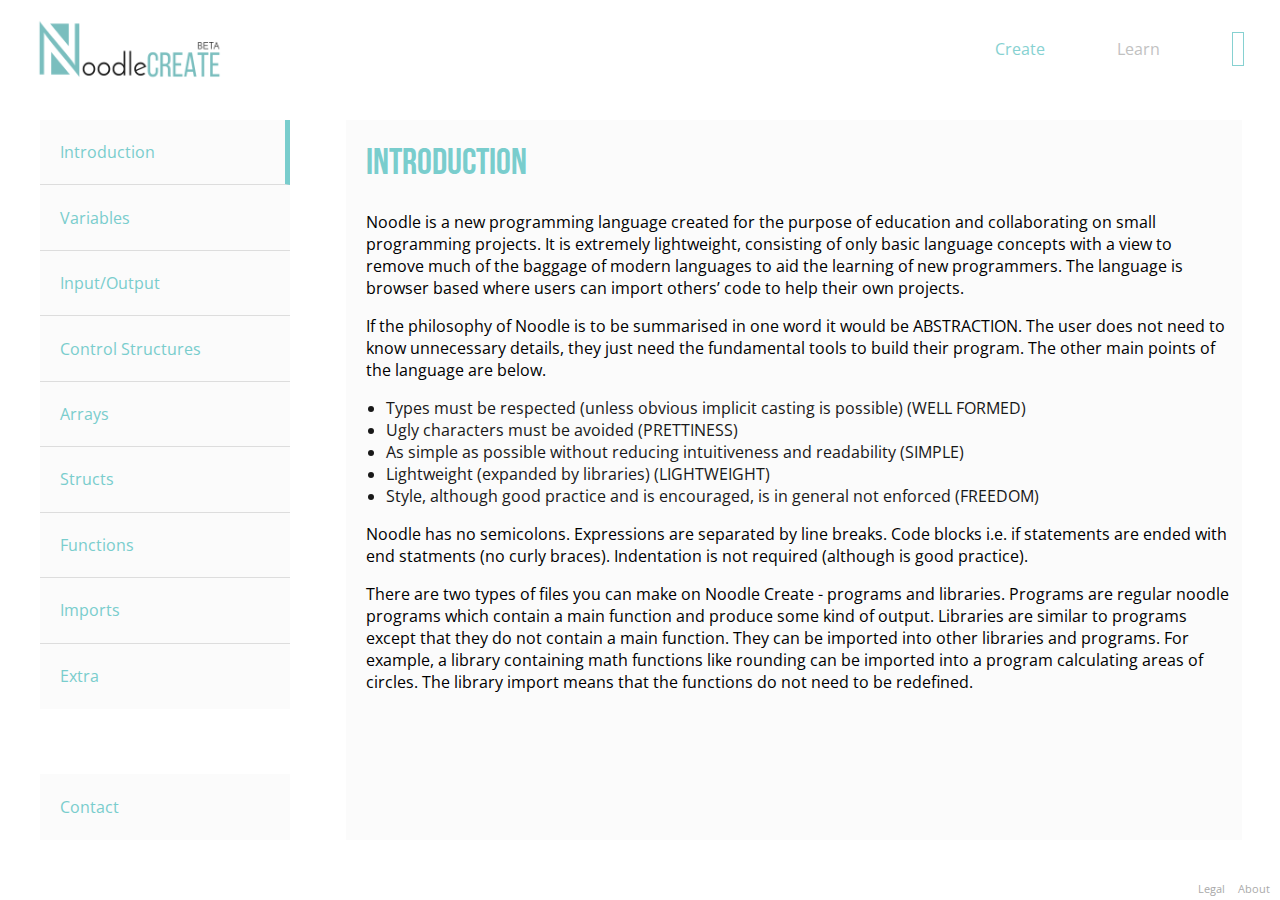
<file: learn.html>
<!DOCTYPE html>
<!--Created by Ross Hunter Copyright (c) 2017 -->
<html lang="en">

<head>
  <meta charset="UTF-8">
  <meta name=”description” content="Create amazing programs with Noodle, a new educational programming language built for collaboration. Get coding today with Noodle Create.">
  <title>Noodle Create - Collaborative Coding - Learn</title>
  <script type="text/javascript" src="/assets/js/jquery.js"></script>
  <script type="text/javascript" src="/assets/js/moment.js"></script>
  <script type="text/javascript" src="/assets/js/script.js"></script>
  <script type="text/javascript" src="/assets/js/loginRegister.js"></script>
  <link rel="stylesheet" type="text/css" href="/assets/css/style.css">
  <link rel="icon" type="image/png" href="/assets/images/favicon.png">
  <link href="https://fonts.googleapis.com/css?family=Open+Sans" rel="stylesheet">
  <link href="https://fonts.googleapis.com/css?family=Josefin+Sans" rel="stylesheet" />
  <script src="/assets/js/jquery.easydropdown.js" type="text/javascript"></script>
  <link rel="stylesheet" type="text/css" href="/assets/css/easydropdown.css" />
  <script>
    $(document).ready(function() {
      checkSession();
      var tab = document.getElementById("introductionTab");
      tab.focus();
      learnContent = document.getElementById("introductionContent");
      learnTab = document.getElementById("introductionTab");
    });
  </script>
</head>

<body>
  <div id="bodyDiv">
    <div id="navbar">
      <ul>
        <li id="logo">
          <a href="/create"> <img src="/assets/images/logoBeta.png" /> </a>
        </li>
        <li>
          <a id="loginRegTabLink"><span class="userTabNotSelected" onclick="loginRegisterClick()" id="loginRegTab">Login/Register</span></a>
        </li>
        <li class="currentTab"><a href="/learn">Learn</a></li>
        <li class="normalTab"><a href="/create">Create</a></li>
      </ul>
    </div>
    <div class="mainBody">

      <div id="loginRegisterModal" class="modal">
        <div id="loginRegisterModalContent" class="modal-content">
          <div id="loginRegisterTabsContainer">
            <div class="loginRegister-header" id="loginTab" onclick="showLogin()">
              <h2>Login</h2>
            </div>
            <div class="loginRegister-header" id="registerTab" onclick="showRegister()">
              <h2>Register</h2>
            </div>
          </div>

          <div class="modal-body">
            <br />
            <p>
              <form id="loginRegisterForm">
                <input class="loginField" type="text" onfocus="validateUsername()" oninput="validateUsername()" id="usernameField" placeholder="Username" maxlength="16" required pattern="[a-zA-Z0-9_-]{3,16}">
                <span id="usernameCorrection" class="form_hint"></span>
                <input class="loginField" type="email" onfocus="validateEmail()" id="emailField" oninput="validateEmail()" placeholder="Email" maxlength="255" required>
                <span id="emailCorrection" class="form_hint"></span>
                <input class="loginField" oninput="validatePassword()" onfocus="validatePassword()" id="passwordField" placeholder="Password" type="password" maxlength="24" required>
                <span id="passwordCorrection" class="form_hint"></span>
              </form>
            </p>
          </div>
          <div onclick="loginRegisterDone()" class="modal-footer">
            <h3 id="loginRegisterButtonText">Login</h3>
          </div>
        </div>
      </div>
      <div id="legalModal" class="modal">
        <div id="legalModalContent" class="modal-content">
          <div class="modal-body">
            <p id="legalModalText">
              Copyright &copy; Ross Hunter 2017.
            </p>
          </div>
          <div onclick="legalClose()" class="modal-footer">
            <h3 id="legalModalCloseText">Close</h3>
          </div>
        </div>
      </div>
      <div id="aboutModal" class="modal">
        <div id="aboutModalContent" class="modal-content">
          <div class="modal-body">
            <p id="aboutModalText">
              Noodle Create was created in July/August 2017 by Ross Hunter.
            </p>
          </div>
          <div onclick="aboutClose()" class="modal-footer">
            <h3 id="aboutModalCloseText">Close</h3>
          </div>
        </div>
      </div>
      <div id="leftSide">
        <div id="learnBarDiv">
          <div id="learnBarTable" class="table-div" style="width:100%">
            <div id="introductionTR" class="tr-div optionsBarOption">
              <div id="introductionTab" onClick="introductionClick()" class="td-div optionTD" tabindex="-1">
                <div class="optionsText">
                  Introduction
                </div>
              </div>
            </div>
            <div id="variablesTR" class="tr-div optionsBarOption">
              <div id="variablesTab" onClick="variablesClick()" class="td-div optionTD" tabindex="-1">
                <div class="optionsText">
                  Variables
                </div>
              </div>
            </div>
            <div class="tr-div optionsBarOption">
              <div id="inputOutputTab" onClick="inputOutputClick()" class="td-div optionTD" tabindex="-1">
                <div class="optionsText">
                  Input/Output
                </div>
              </div>
            </div>
            <div class="tr-div optionsBarOption">
              <div id="controlStructuresTab" onClick="controlStructuresClick()" class="td-div optionTD" tabindex="-1">
                <div class="optionsText">
                  Control Structures
                </div>
              </div>
            </div>
            <div class="tr-div optionsBarOption">
              <div id="arraysTab" onClick="arraysClick()" class="td-div optionTD" tabindex="-1">
                <div class="optionsText">
                  Arrays
                </div>
              </div>
            </div>
            <div class="tr-div optionsBarOption">
              <div id="structsTab" onClick="structsClick()" class="td-div optionTD" tabindex="-1">
                <div class="optionsText">
                  Structs
                </div>
              </div>
            </div>
            <div class="tr-div optionsBarOption">
              <div id="functionsTab" onClick="functionsClick()" class="td-div optionTD" tabindex="-1">
                <div class="optionsText">
                  Functions
                </div>
              </div>
            </div>
            <div class="tr-div optionsBarOption">
              <div id="importsTab" onClick="importsClick()" class="td-div optionTD" tabindex="-1">
                <div class="optionsText">
                  Imports
                </div>
              </div>
            </div>
            <div class="tr-div optionsBarOption">
              <div id="extraTab" onClick="extraClick()" class="td-div optionTD" tabindex="-1">
                <div class="optionsText">
                  Extra
                </div>
              </div>
            </div>
            <div class="tr-div optionsBarOption">
              <div id="blankTab" class="td-div optionTD" tabindex="-1">
                <div class="optionsText">

                </div>
              </div>
            </div>
            <div class="tr-div optionsBarOption">
              <div id="contactTab" onClick="contactClick()" class="td-div optionTD" tabindex="-1">
                <div class="optionsText">
                  Contact
                </div>
              </div>
            </div>
          </div>
        </div>
        <!--
        <div id="bowlAnimationDiv">
          <img src="/assets/images/emptyBowl.png" id="bowlAnimation" />
        </div>
    -->
      </div>
      <div id="learnContentDiv">
        <div id="learnContentTable" class="table-div" style="width:100%">
          <div id="learnMainTR" class="tr-div">
            <div id="learnMainTD" class="td-div">
              <div id="learnContent">
                <div id="introductionContent">
                  <div class="learnTitle">
                    Introduction
                  </div>
                  <div class="learnText">
                    <p>
                      Noodle is a new programming language created for the purpose of education and collaborating on small programming projects. It is extremely lightweight, consisting of only basic language concepts with a view to remove much of the baggage of modern languages
                      to aid the learning of new programmers. The language is browser based where users can import others’ code to help their own projects.

                    </p>
                    <p>
                      If the philosophy of Noodle is to be summarised in one word it would be ABSTRACTION. The user does not need to know unnecessary details, they just need the fundamental tools to build their program. The other main points of the language are below.
                      <ul class="bulletPoints">
                        <li>
                          Types must be respected (unless obvious implicit casting is possible) (WELL FORMED)
                        </li>
                        <li>
                          Ugly characters must be avoided (PRETTINESS)
                        </li>
                        <li>
                          As simple as possible without reducing intuitiveness and readability (SIMPLE)
                        </li>
                        <li>
                          Lightweight (expanded by libraries) (LIGHTWEIGHT)
                        </li>
                        <li>
                          Style, although good practice and is encouraged, is in general not enforced (FREEDOM)
                        </li>
                      </ul>
                    </p>
                    <p>
                      Noodle has no semicolons. Expressions are separated by line breaks. Code blocks i.e. if statements are ended with end statments (no curly braces). Indentation is not required (although is good practice).
                    </p>
                    <p>
                      There are two types of files you can make on Noodle Create - programs and libraries. Programs are regular noodle programs which contain a main function and produce some kind of output. Libraries are similar to programs except that they do not contain
                      a main function. They can be imported into other libraries and programs. For example, a library containing math functions like rounding can be imported into a program calculating areas of circles. The library import means that the
                      functions do not need to be redefined.
                    </p>
                  </div>
                </div>

                <div id="variablesContent">
                  <div class="learnTitle">
                    Variables
                  </div>
                  <div class="learnText">
                    <p>
                      Variables are the basic building blocks of computer programs. They are named containers for values. For example, if you wanted to store a number and do something interesting with it, you would store the number in a variable. A variable has a data type
                      associated with it. For example, storing a number would require a variable with a number data type. There are two main data types - primitive types and composite types. Primitive types are built into the language and can always be
                      used.
                    </p>
                    <p>
                      There are 5 primitive data types for Noodle:

                      <ul class="bulletPoints">
                        <li>
                          int - Integers (whole numbers)
                        </li>
                        <br />
                        <li>
                          float - Floating Point numbers (numbers with a decimal point)
                        </li>
                        <br />
                        <li>
                          char - Single characters
                        </li>
                        <br />
                        <li>
                          string - Sequences of characters
                        </li>
                        <br />
                        <li>
                          bool - True or False
                        </li>
                      </ul>
                    </p>
                    Example:
                    <pre>
                        <code>
  int i = 4
  i = i - 5
                        </code>
                      </pre>

                    <p>
                      Composite data types are made up of primitive data types. Examples are arrays and structs which are explored in later sections.
                    </p>
                    <p>
                      Variables can be defined either locally or globally. Local variables can only be used in the block in which they have been defined. Global varibales can be used everywhere in the program. It is best practice to avoid using global variables where possible.
                      There are some important reasons for this:

                      <ul class="bulletPoints">
                        <li>
                          Local variable names can be reused in different blocks since they are out of scope of each other. Once a global variable is defined, its name cannot be used for any other variable.
                        </li>
                        <li>
                          Once the block containing a local variable has been completed, the variable is destroyed - this frees up memory.
                        </li>
                      </ul>
                    </p>
                    A local variable can simply be defined in its block when it is required. A global variable needs to be declared in a <code>define</code> block. Example:
                    <pre>
                          <code>
  define
    int num = 8
  end

  func main()
    print num
  end
                          </code>
                        </pre>
                  </div>
                </div>

                <div id="inputOutputContent">
                  <div class="learnTitle">
                    Input/Output
                  </div>
                  <div class="learnText">
                    <p>
                      To make any useful program, you need to have some way of inputting data to be processed and some way of getting an output in a meaningful form.
                    </p>
                    <p>
                      The command to input data is <code>read</code>. <code>read</code> can be used like a variable. You can place it in declarations and assignments.
                    </p>
                    <pre>
                      <code>
  int i = read
                      </code>
                    </pre>
                    <p>
                      The command to output data is <code>print</code>. <code>print</code> is used as a stand-alone statement which can take two forms. You can print a single variable.
                    </p>
                    <pre>
                      <code>
  int i = 8
  print i
                      </code>
                    </pre>
                    <p>
                      The second form allows you to print a string
                    </p>
                    <pre>
                      <code>
  print "Hello World!"
                      </code>
                    </pre>
                    <p>
                      You can include expressions in the second form enclosed in {}
                    </p>
                    <pre>
                      <code>
  int i = 8
  print "The value of i is {i}. Double i is {i * 2}"
                      </code>
                    </pre>
                  </div>
                </div>
                <div id="controlStructuresContent">
                  <div class="learnTitle">
                    Control Structures
                  </div>
                  <div class="learnText">
                    <p>
                      To make your programs powerful, you need to have some way of controlling the flow of the program though loops and conditions.
                    </p>
                    <p>
                      If statments:
                      <pre>
                            <code>
  if (x == 8 && y > 5)
    print "Chow"
  else
    print "Ramen"
  end
                            </code>
                        </pre> While loops
                      <pre>
                            <code>
  while (x > 0)
    print x
  end
                            </code>
                        </pre> Do while loops
                      <pre>
                            <code>
  do while (x > 0)
    print x
  end
                            </code>
                        </pre> There are 4 types of for loops. Type 1 - used for simply looping x times. No stepper variable is needed.
                      <pre>
                            <code>
  for (5)
    print "Chow"
  end
                            </code>
                        </pre> Type 2 - used for looping x times and a stepper variable is needed to index an array for example. The stepper variable starts at 0 and the loop terminates when the stepper ¡ the limit. If you want to
                      change the
                      <pre>
                            <code>
  for (x, 5)
    print x
  end
                            </code>
                        </pre> For loops type 3
                      <pre>
                            <code>
  for (x, 2, 5)
    print x
  end
                            </code>
                        </pre> For loops type 4
                      <pre>
                            <code>
  for (x, 2, 5, 2)
    print "Chow"
  end
                            </code>
                        </pre>

                    </p>
                  </div>
                </div>
                <div id="arraysContent">
                  <div class="learnTitle">
                    Arrays
                  </div>
                  <div class="learnText">
                    <p>
                      You can create arrays of primitive types. You are able to choose a static array or a dynamic array. If you put a number x between the square brackets, a static array of length x will be created. If no number is between the square brackets, a dynamic array
                      will be created.
                      <pre>
                            <code>
  int[3] i = [4,5,6] //Static array, length 3
  int[] i            //Dynamic array
                            </code>
                        </pre>
                    </p>
                  </div>
                </div>
                <div id="structsContent">
                  <div class="learnTitle">
                    Structs
                  </div>
                  <div class="learnText">
                    <p>

                      You can create structures.
                      <pre>
                            <code>
  struct person
    string name
    int age
  end
                            </code>
                        </pre> Create an instance of a structure like so
                      <pre>
                            <code>
  person ross = ("Ross", 19)
                            </code>
                        </pre> Access properties of a structure like so
                      <pre>
                            <code>
  int rossAge = ross.age
                            </code>
                        </pre> You can also create arrays of structures
                      <pre>
                            <code>
  person p1 = ("Ross", 19)
  person p2 = ("Mary", 48)
  person p3 = ("John", 35)
  person[3] people = [p1,p2,p3]
                            </code>
                        </pre>
                    </p>
                  </div>
                </div>
                <div id="functionsContent">
                  <div class="learnTitle">
                    Functions
                  </div>
                  <div class="learnText">
                    <p>
                      Sometimes you need to reuse sections of your code. Instead of copying and pasting the same code, you can use functions. The main function is the function which is called first. From there you can call other self-defined functions. For example, if you
                      wanted to calculate the area of 3 different circles you could make a function to calculate the area of one circle with an arbitrary radius and call this function for the 3 circles - no code duplication!
                    </p>
                    <p>
                      A function can return a value (but it doesn't have to). The return value must have a return type which is specified in the function definition. A function must have a name and it may have parameters (or arguments). These arguments must themselves have
                      a type which is specificed in the definition. Here is an example of a function.
                    </p>
                    <pre>
                        <code>
  func(int) divideTwo(int x)
    return x/2
  end
                        </code>
                    </pre> This function is called <code>divideTwo</code>, it promises to return an <code>int</code> and it takes one <code>int</code> parameter called <code>x</code>. The function returns the passed value divided by
                    two, as specified in the <code>return</code> statement.
                    <p>
                      Here is an example of a function which doesn't return a value.
                    </p>
                    <pre>
                        <code>
  func printString(string s)
    print s
  end
                        </code>
                    </pre> Here is an example of a function with no parameters.
                    <pre>
                        <code>
  func printHelloWorld()
    print "Hello World!"
  end
                        </code>
                    </pre>
                  </div>
                </div>
                <div id="importsContent">
                  <div class="learnTitle">
                    Imports
                  </div>
                  <div class="learnText">
                    <p>
                      When making larger programs, you may need to use external functions created by other people. This means you don't have to make them yourself which can save you a lot of time. For example, if you are making a program to calculate the difference between
                      two dates, it would be useful to import a library which calculates the number of days/hours in a year/month etc.
                    </p>
                    <p>
                      To import a library use the <code>import</code> keyword to start the block. In the block, individual imports are made with the username of the creator of the library followed by a / and the library name. Here is an example program
                      which imports a library.
                    </p>
                    <pre>
                        <code>
  import
    noodle/math
  end

  func main()
    float num = 7.8
    int roundedNum = round(num)
  end
                        </code>
                    </pre> This program imports the library <code>math</code> made by the user <code>noodle</code>. The library contains a function <code>round</code> which is used in this program.
                    <p>
                      Structs defined in imported libraries are also useable.
                    </p>
                    <p>
                      Make sure there are no name clashes with functions/structs defined in the program and imported library. Also, two functions with the same name in two different imported libraries will cause a clash as well.
                    </p>
                  </div>
                </div>
                <div id="extraContent">
                  <div class="learnTitle">
                    Extra
                  </div>
                  <div class="learnText">
                    <div class="learnSubTitle">
                      Generics
                    </div>
                    <p>
                      Sometimes you do not know the exact type of a variable. A generic type <code>T</code> can be used for this.
                    </p>
                    <pre>
                        <code>
  func printGeneric(T x)
    print x
  end
                        </code>
                    </pre>
                    <div class="learnSubTitle">
                      Future
                    </div>
                    <p>
                        In future versions of Noodle, the following features may be included:
                        <ul class="bulletPoints">
                            <li>
                                n-dimensional arrays (n > 2)
                            </li>
                            <br />
                            <li>
                                Functional programming
                            </li>
                            <br />
                            <li>
                                Graphics
                            </li>
                            <br />
                            <li>
                                Error throwing and assertions
                            </li>
                            <br />
                            <li>
                                Switch statements
                            </li>
                            <br />
                            <li>
                                Enums
                            </li>
                        </ul>
                    </p>
                  </div>
                </div>
                <div id="contactContent">
                  <div class="learnTitle">
                    Contact
                  </div>
                  <div class="learnText">
                      <div class="learnSubTitle">
                        Support
                      </div>
                    <p>
                        If you have spotted any issues or need help, contact <a href="mailto:support@noodlecreate.com?subject=Support">support@noodlecreate.com</a>
                    </p>
                    <div class="learnSubTitle">
                      Enquiries
                    </div>
                    <p>
                        For business enquiries, contact <a href="mailto:enquires@noodlecreate.com?subject=Enquiry">enquiries@noodlecreate.com</a>
                    </p>
                    <div class="learnSubTitle">
                      Social Media
                    </div>
                    <p>
                        <a href="https://www.facebook.com/noodlecreate/" target="_blank"><img class="socialMediaIcon" src="/assets/images/facebook.png" /></a>
                        <a href="https://twitter.com/noodlecreate" target="_blank"><img class="socialMediaIcon" src="/assets/images/twitter.png" /></a>
                    </p>
                  </div>
                </div>
              </div>
            </div>
          </div>
        </div>
      </div>
      <div class="footer">
          <span onclick="legalOpen()" class="footerLink" id="legalLink">Legal</span>
          <span onclick="aboutOpen()" class="footerLink" id="aboutLink">About</span>
      </div>
    </div>
  </div>
</body>

</html>
</file>
<file: assets/css/style.css>
/* Created by Ross Hunter Copyright (c) 2017 */

body {
    max-width: 100%;
    margin: 0;
    overflow-x: hidden;
    height: 100%;
    position: relative;
}

html {
    overflow-x: hidden;
    height: 100%;
    margin: 0;
    position: relative;
}

a {
    text-decoration: none;
}

@font-face {
    font-family: "Bebas";
    src: url("BebasNeue.otf");
}

#logo {
    float: left;
}

#logo a:hover {
    background-color: rgba(255, 255, 255, 1);
}

#logo a img {
    max-height: 100%;
    max-width: auto;
}

#navbar {
    max-width: 100%;
    max-height: 70px;
    top:0;
}

#loginRegTab {
    border-style: solid;
    border-width: 1.5px;
    display: inline;
    padding: 5px;
}

textarea {
    border: none;
    overflow: auto;
    outline: none;
    -webkit-box-shadow: none;
    -moz-box-shadow: none;
    box-shadow: none;
}

#welcome {
    font-family: "Josefin Sans", sans-serif;
    color: #79cdcd;
    font-size: 20pt;
    text-align: center;
    margin: 0;
    position: absolute;
    left: 50%;
    top: 50%;
    transform: translate(-50%, -50%);
    visibility: visible;
}

#userNotFoundDiv {
    visibility: hidden;
}

.notfound {
    height: 100%;
    margin: 0;
    position: absolute;
    left: 50%;
    top: 50%;
    transform: translate(-50%, -50%);
}

.notfoundimg {
    height: 60%;
    margin: 0;
    position: absolute;
    left: 50%;
    top: 50%;
    transform: translate(-50%, -50%);
}

ul {
    list-style-type: none;
    margin: 0;
    padding: 0;
    overflow: hidden;
    opacity: 0.9;
    width: 100%;
}

li {
    float: right;
}

li a {
    display: block;
    color: #79CDCD;
    text-align: center;
    padding: 14px 36px;
    text-decoration: none;
    height: 70px;
    width: auto;
    line-height: 70px;
    font-family: "Open Sans", sans-serif;
}

.normalTab a:hover {
    border-bottom-style: solid;
    border-bottom-color: #79cdcd;
    border-bottom-width: thick;
}

.userTabNotSelected:hover {
    background-color: rgba(79, 205, 205, 1);
    color: #ffffff;
    cursor: pointer;
}

#mainBody {
    padding-top: 32px;
    overflow-x: hidden;
    max-width: 100%;
    z-index: -1;
    font-family: "Open Sans", sans-serif;
}

#editorDiv {
    top: 0px;
    right: 0;
    bottom: 0;
    left: 0px;
    font-size: 20pt;
    width: 100%;
    height: 100%;
}

#browsePaneDiv {
    top: 0px;
    right: 0;
    bottom: 0;
    left: 0px;
    font-size: 20pt;
    width: 100%;
    height: 100%;
}

#noodleOutputBoxDiv {
    height: 75%;
    margin: auto;
    z-index: 1;
}

#noodleOutputBox {
    width: 90%;
    resize: none;
    height: 90%;
    font-family: "Consolas";
    font-size: 10pt;
    margin: 0;
    position: absolute;
    top: 50%;
    left: 50%;
    transform: translate(-50%, -50%);
    display: block;
    background-color: rgba(79, 205, 205, 0);
    color: #444444;
    z-index: 1;
}

#noodleOutputBoxContainer {
    float: left;
    width: 45%;
    margin-right: 0px;
    height: 100%;
    z-index: 1;
}

#browseSelectBoxContainer {
    float: left;
    width: 45%;
    margin-right: 0px;
    height: 100%;
    z-index: 1;
}

#outputText {
    float: right;
    font-size: 8pt;
    color: #777777;
    padding-top: 8px;
    padding-right: 8px;
}

#editorBorderDiv {
    position: absolute;
    z-index: -1;
    width: 55%;
    background-color: #f5f5f5;
    height: 100%;
}

#browsePaneBorderDiv {
    position: absolute;
    z-index: -1;
    width: 55%;
    background-color: #f5f5f5;
    height: 100%;
}

#editorBorder {
    width: 100%;
    height: 100%;
}

#outputBorderDiv {
    position: absolute;
    z-index: 1;
    width: 45%;
    border-left-style: solid;
    border-left-width: 1px;
    border-left-color: #cccccc;
    background-color: #f5f5f5;
    height: 100%;
}

#browseSelectBorderDiv {
    position: absolute;
    z-index: 1;
    width: 45%;
    border-left-style: solid;
    border-left-width: 1px;
    border-left-color: #cccccc;
    background-color: #f5f5f5;
    height: 100%;
}

#browseOutputBorderDiv {
    position: absolute;
    z-index: 1;
    width: 45%;
    border-left-style: solid;
    border-left-width: 1px;
    border-left-color: #cccccc;
    background-color: #f5f5f5;
    height: 100%;
}

#outputBorder {
    width: 100%;
    height: 100%;
}

.table-div {
    display: table;
    float: left
}

.tr-div {
    display: table-row
}

.td-div {
    display: table-cell
}

#mainTableDiv {
    visibility: hidden;
}

#startCodingButton {
    margin: 0;
    position: absolute;
    left: 50%;
    transform: translate(-50%, -50%);
    font-family: "Josefin Sans";
    color: #79cdcd;
    border-style: solid;
    border-color: #79cdcd;
    padding: 20px;
    font-size: 25pt;
}

#startCodingButton:hover {
    color: #ffffff;
    background-color: #79cdcd;
    cursor: pointer;
}

#editorContainer {
    width: 50%;
    float: left;
    height: 100%;
    overflow-y: hidden;
}

#browsePaneContainer {
    width: 50%;
    float: left;
    height: 100%;
    overflow-y: hidden;
}

#editor {
    font-size: 10pt;
    z-index: 0;
}

#toolbarDiv {
    float: left;
    width: 3.5%;
    padding-left: 1.5%;
    padding-top: 20px;
    height: 100%;
    position: relative;
}

#browseToolbarDiv {
    float: left;
    width: 3.5%;
    padding-left: 1.5%;
    padding-top: 20px;
    height: 100%;
    position: relative;
}

#run {
    width: 50%;
    height: auto;
}

#fullScreen {
    padding-top: 20px;
    width: 50%;
    height: auto;
}

#settings {
    padding-top: 20px;
    width: 50%;
    height: auto;
}

#clean {
    padding-top: 20px;
    width: 50%;
    height: auto;
}

#find {
    padding-top: 20px;
    width: 50%;
    height: auto;
}

#save {
    padding-top: 20px;
    width: 50%;
    height: auto;
}

#newFile {
    padding-top: 20px;
    width: 50%;
    height: auto;
}

#library {
    padding-top: 20px;
    width: 50%;
    height: auto;
}

#pencil {
    width: 50%;
    height: auto;
}

#errorIndicator {
    bottom: 0;
    right: 4%;
    position: absolute;
    width: 50%;
    height: auto;
    float: left;
}

#run:hover {
    opacity: 0.5;
    cursor: pointer;
}

#fullScreen:hover {
    opacity: 0.5;
    cursor: pointer;
}

#settings:hover {
    opacity: 0.5;
    cursor: pointer;
}

#clean:hover {
    opacity: 0.5;
    cursor: pointer;
}

#find:hover {
    opacity: 0.5;
    cursor: pointer;
}

#save:hover {
    opacity: 0.5;
    cursor: pointer;
}

#newFile:hover {
    opacity: 0.5;
    cursor: pointer;
}

#library:hover {
    opacity: 0.5;
    cursor: pointer;
}

#pencil:hover {
    opacity: 0.5;
    cursor: pointer;
}

#fontSizeSelect {
    width: 155px;
    height: 30px;
    font-size: 18px;
    display: block;
    margin: auto;
}

.loginField {
    width: 90%;
    height: 30px;
    font-size: 18px;
    display: block;
    margin: auto;
    padding-left: 5px;
    padding-right: 5px;
}

.settingsChoiceTitle {
    text-align: center;
    color: #79cdcd;
    font-size: 18px;
}

.modal {
    display: none;
    /* Hidden by default */
    position: fixed;
    /* Stay in place */
    z-index: 2;
    /* Sit on top */
    left: 50%;
    top: 50%;
    margin: 0;
    transform: translate(-50%, -50%);
    width: 100%;
    /* Full width */
    height: 100%;
    /* Full height */
    overflow: auto;
    /* Enable scroll if needed */
    background-color: rgb(0, 0, 0);
    /* Fallback color */
    background-color: rgba(0, 0, 0, 0.4);
    /* Black w/ opacity */
    -webkit-animation-name: animatetop;
    -webkit-animation-duration: 0.5s;
    animation-name: animatetop;
    animation-duration: 0.5s;
}

.modal-content {
    position: relative;
    background-color: #fefefe;
    padding: 0;
    border: 1px solid #888;
    box-shadow: 0 4px 8px 0 rgba(0, 0, 0, 0.2), 0 6px 20px 0 rgba(0, 0, 0, 0.19);
    -webkit-animation-name: animatetop;
    -webkit-animation-duration: 0.5s;
    animation-name: animatetop;
    animation-duration: 0.5s;
    left: 50%;
    top: 50%;
    transform: translate(-50%, -50%);
}

#loginRegisterModalContent {
    width: 30%;
}

#settingsModalContent {
    width: 30%;
}

#logoutModalContent {
    width: 30%;
}

#deleteConfirmModalContent {
    width: 30%;
}

#deleteAccountConfirmModalContent {
    width: 30%;
}

#saveNameModalContent {
    width: 20%;
}


/* Add Animation */

@-webkit-keyframes animatetop {
    from {
        opacity: 0
    }
    to {
        opacity: 1
    }
}

@keyframes animatetop {
    from {
        opacity: 0
    }
    to {
        opacity: 1
    }
}

.modal-header {
    padding: 2px 16px;
    background-color: #79cdcd;
    color: white;
    text-align: center;
}

.loginRegister-header {
    font-size: 10pt;
    font-family: "Open Sans";
    background-color: #79cdcd;
    color: white;
    text-align: center;
    width: 50%;
    float: left;
}

#loginRegisterTabsContainer {
    padding-bottom: 40px;
}

.modal-body {
    padding: 2px 16px;
}

.modal-footer {
    padding: 2px 16px;
    background-color: #79cdcd;
    color: white;
    text-align: center;
    font-family: "Open Sans";
}

.loginRegister-header:hover {
    opacity: 0.5;
    cursor: pointer;
}

.modal-footer:hover {
    background-color: #aee1e1;
    cursor: pointer;
}

.syntaxError {
    position: absolute;
    background: rgba(255, 0, 0, 0.2);
    z-index: 20
}

.correctSyntax {
    position: absolute;
    background: rgba(0, 255, 0, 0.3);
    z-index: 20
}

#loginRegisterForm input:focus:invalid {
    /* when a field is considered invalid by the browser */
    background: #fff url(../images/cross.png) no-repeat 90% center;
    background-size: 20px 20px;
    box-shadow: 0 0 5px #d45252;
    border-color: #b03535;
}

#loginRegisterForm input:required:valid {
    /* when a field is considered valid by the browser */
    background: #fff url(../images/tick.png) no-repeat 90% center;
    background-size: 20px 20px;
    box-shadow: 0 0 5px #5cd053;
    border-color: #28921f;
}

.form_hint {
    background: #d45252;
    border-radius: 3px 3px 3px 3px;
    color: white;
    margin-left: 8px;
    padding: 1px 6px;
    z-index: 999;
    /* hints stay above all other elements */
    position: absolute;
    /* allows proper formatting if hint is two lines */
    margin-bottom: 20px;
}

.form_hint::before {
    color: #d45252;
    position: absolute;
    top: 1px;
    left: -6px;
}

#loginRegisterForm input:focus+.form_hint {
    display: inline;
}

#loginRegisterForm input:required:valid+.form_hint {
    display: none;
    background: #28921f;
}

#loginRegisterForm input:required:valid+.form_hint::before {
    color: #28921f;
}

*:focus {
    outline: none;
}

#userMainBody {
    height: 80%;
}

.mainBody {
    height: 80%;
}

#bodyDiv {
    height: 100%;
}

#optionsBarDiv {
    margin-top: 50px;
    width: 100%;
    height: 250px;
}

#optionsBarTable {
    background-color: #fbfbfb;
    height: 100%;
    float: left;
}

#learnBarDiv {
    margin-top: 50px;
    width: 250px;
    height: 100%;
}

#blankTab {
    background-color: #ffffff;
    border-color: #fbfbfb;
}

#blankTab:hover {
    cursor: auto;
}

#extraTab, #contactTab {
    border-bottom-color: #fbfbfb;
}

#learnBarTable {
    background-color: #fbfbfb;
    height: 100%;
    float: left;
}

#userSettingsDiv {
    margin-top: 50px;
    margin-left: 50px;
    width: 70%;
    height: 100%;
    float: left;
}

#userSettingsTable {
    background-color: #fbfbfb;
    height: 100%;
}

#learnContentDiv {
    margin-top: 50px;
    margin-left: 50px;
    width: 70%;
    height: 100%;
    float: left;
    overflow-y:scroll;
    overflow-x:hidden;
}

#learnContentTable {
    background-color: #fbfbfb;
    height: 100%;
}

.optionsText {
    font-family: "Open Sans", sans-serif;
    color: #79cdcd;
    font-size: 12pt;
    position: absolute;
    top: 50%;
    transform: translate(0, -50%);
}

.optionsBarOption {
    border-bottom-style: solid;
}

.optionTD {
    padding-left: 20px;
    border-bottom-style: solid;
    border-bottom-width: 1px;
    border-bottom-color: #dddddd;
    position: relative;
    border-right-style: none;
    border-right-width: 5px;
    border-right-color: #79cdcd;
}

.optionTD:focus {
    border-right-style: solid;
    border-right-width: 5px;
    border-right-color: #79cdcd;
    cursor: pointer;
}

.optionTD:hover {
    background-color: #eeeeee;
    cursor: pointer;
}


#librariesTab {
    border-bottom-color: #fbfbfb;
}

#usernameTR {
    position: relative;
    height: 100px;
}

#usernameTD {
    padding-left: 20px;
    position: relative;
}

#usernameText {
    position: absolute;
    top: 50%;
    transform: translate(0, -50%);
    font-family: "Bebas";
    font-size: 24pt;
    color: #79cdcd;
}

#changeContent {
    padding-left: 20px;
    padding-top: 20px;
    height: 100%;
    width: 100%;
    display: block;
    margin: 0;
}

.changeTitle {
    font-family: "Bebas";
    font-size: 20pt;
    color: #79cdcd;
}

#learnContent {
    padding-left: 20px;
    padding-top: 20px;
    height: 100%;
    width: 100%;
    display: block;
    margin: 0;
}

.learnTitle {
    font-family: "Bebas";
    font-size: 28pt;
    color: #79cdcd;
}

.learnSubTitle {
    font-family: "Bebas";
    font-size: 20pt;
    color: #79cdcd;
}

.learnText {
    padding-top: 10px;
    padding-right: 30px;
    font-size: 12pt;
    font-family: "Open Sans";
}

.detailsChange {
    font-family: "Open Sans", sans-serif;
    font-size: 12pt;
    padding-top: 20px;
}

.detailsChangeInput {
    border-style: none;
    height: 30px;
    width: 300px;
    font-size: 10pt;
    padding-left: 10px;
    margin-left: 20px;
    font-family: "Open Sans", sans-serif;
}

#updateDetailsButton {
    font-family: "Josefin Sans";
    color: #79cdcd;
    border-style: solid;
    border-color: #79cdcd;
    padding: 10px;
    font-size: 12pt;
}

#updateDetailsButton:hover {
    color: #ffffff;
    background-color: #79cdcd;
    cursor: pointer;
}

#gapTR {
    background-color: #ffffff;
    height: 20px;
}

#changeTR {
    padding-left: 20px;
    height: 100%;
    width: 100%;
}

#changeTD {
    height: 100%;
    width: 100%;
}

#accountSettings {
    display: block;
}

#editorSettings {
    display: none;
}

#programs {
    display: none;
    height: 100%;
}

#libraries {
    display: none;
    height: 100%;
}

.emptyBowlDiv {
    height: 10%;
    margin: 0 auto;
}

.emptyBowl {
    height: 10%;
    margin: auto;
    transform: translate(85%, 0);
}

#bowlAnimationDiv {
    width: 80%;
    display: block;
    margin: auto;
}

#bowlAnimation {
    width: 100%;
    display: block;
    margin: auto;
}

#bowlAnimation:hover {
    content: url("../images/fullBowl.png");
}

#leftSide {
    float: left;
    width: 20%;
    margin-left: 40px;
    height: 100%;
}

.newProgramLibraryButton {
    font-family: "Josefin Sans";
    color: #79cdcd;
    border-style: solid;
    border-color: #79cdcd;
    padding: 10px;
    font-size: 12pt;
    float: right;
    margin-right: 40px;
}

.newProgramLibraryButton:hover {
    color: #ffffff;
    background-color: #79cdcd;
    cursor: pointer;
}

#changeThemeDiv {
    width: 0;
    margin-top: 20px;
}

#fontSizeChange {
    width: 155px;
    height: 30px;
    font-size: 18px;
    margin-top: 20px;
}

#logoutButton {
    font-family: "Josefin Sans";
    color: #79cdcd;
    border-style: solid;
    border-color: #79cdcd;
    padding: 10px;
    font-size: 12pt;
    float: right;
    margin-right: 20px;
    margin-top: 28px;
}

#logoutButton:hover {
    color: #ffffff;
    background-color: #79cdcd;
    cursor: pointer;
}

#logoutModal {
    display: none;
}

#deleteConfirmModal {
    display: none;
}

#deleteAccountConfirmModal {
    display: none;
}

.confirmModalOption {
    font-size: 10pt;
    font-family: "Open Sans";
    background-color: #79cdcd;
    color: white;
    text-align: center;
    width: 50%;
    float: left;
    z-index: 1;
}

.confirmModalOption:hover {
    background-color: #aee1e1;
    cursor: pointer;
}

.confirmText {
    font-size: 12pt;
    text-align: center;
    font-family: "Open Sans";
}

#usernameChangeCorrection {
    display: none;
}

#emailChangeCorrection {
    display: none;
}

#passwordChangeCorrection {
    display: none;
}

.currentTab a {
    color: #bbbbbb;
    border-color: #bbbbbb;
}

.currentTab a:hover {
    border-bottom-style: solid;
    border-bottom-color: #bbbbbb;
    border-bottom-width: thick;
}

.userTabSelected {
    color: #bbbbbb;
    border-color: #bbbbbb;
}

.userTabSelected:hover {
    color: #ffffff;
    background-color: #bbbbbb;
    cursor: pointer;
}

#fileName {
    width: 90%;
    height: 30px;
    padding-left: 10px;
    font-family: "Open Sans";
    font-size: 12pt;
    margin: 0 auto;
    display: block;
    border-style: solid;
    border-width: 0.5px;
    border-color: #bbbbbb;
}

#fileNameCorrection {
    display: none;
}

#libraryNothingHere {
    display: none;
}

#programNothingHere {
    display: none;
}

table {
    font-family: "Open Sans", sans-serif;
    border-collapse: collapse;
}

td, th {
    border: 1px solid #dddddd;
    text-align: left;
    padding: 8px;
}

tr:nth-child(even) {
    background-color: #f4f4f4;
}

#searchResultsTable tr:nth-child(even) {
    background-color: #eeeeee;
}

#programListDiv {
    height: 300px;
    overflow: auto;
    margin-top: 40px;
    width: 95%;
}

#programListTable {
    height: 100%;
    width: 100%;
}

#libraryListDiv {
    height: 300px;
    overflow: auto;
    margin-top: 40px;
    width: 95%;
}

#libraryListTable {
    height: 100%;
    width: 100%;
}

.actionButton {
    font-family: "Josefin Sans";
    color: #79cdcd;
    border-style: solid;
    border-width: 1px;
    border-color: #79cdcd;
    padding: 4px;
    font-size: 10pt;
    margin-left: 4px;
    width: 30%;
}

.actionButton:hover {
    color: #ffffff;
    background-color: #79cdcd;
    cursor: pointer;
}

.nameHeader {
    width: 30%;
}

.createdHeader {
    width: 20%;
}

.editedHeader {
    width: 20%;
}

.actionsHeader {
    width: 30%;
}

#previewModalContent {
    width: 30%;
}

#descriptionModalContent {
    width: 30%;
}

#legalModalContent {
    width: 30%;
}

#aboutModalContent {
    width: 30%;
}

#previewCode {
    padding: 20px;
    height: 200px;
    overflow: auto;
    font-family: "Tahoma"
}

#editModalContent {
    width: 25%;
}

#deleteFileButton {
    font-family: "Josefin Sans";
    color: #CD2626;
    border-style: solid;
    border-color: #CD2626;
    padding: 10px;
    font-size: 12pt;
    margin: 0 auto;
    display: block;
    width: 20%;
    text-align: center;
    margin-bottom: 20px;
}

#deleteFileButton:hover {
    color: #ffffff;
    background-color: #CD2626;
    cursor: pointer;
}

#editNameText {
    font-family: "Open Sans";
    text-align: center;
    font-weight: 600;
}

#editFileName {
    width: 70%;
    margin: 0 auto;
    display: block;
    height: 30px;
    font-size: 12pt;
    font-family: "Open Sans";
    padding-left: 10px;
    border-style: solid;
    border-width: 0.5px;
    border-color: #aaaaaa;
}

#editFileNameCorrection {
    display: none;
    font-family: "Open Sans";
    margin-left: 30px;
}

#previewEditorDiv {
    top: 0px;
    right: 0;
    bottom: 0;
    left: 0px;
    font-size: 20pt;
    width: 100%;
    height: 100%;
}

.tooltip {
    position: relative;
    display: inline-block;
}

.tooltip .tooltiptext {
    visibility: hidden;
    background-color: #555555;
    color: #fff;
    text-align: center;
    border-radius: 2px;
    padding: 2px;
    /* Position the tooltip */
    position: absolute;
    z-index: 1;
    top: 100%;
    left: 50%;
    margin-left: -25px;
    font-size: 8pt;
}

.tooltip:hover .tooltiptext {
    visibility: visible;
    transition-delay: 1s;
}

#browseDiv {
    display: none;
}

#searchBarDiv {
    margin: 20px;
    width: 90%;
}

#searchBar {
    width: 100%;
    box-sizing: border-box;
    border: 2px solid #ccc;
    border-radius: 4px;
    font-size: 16px;
    padding: 12px 20px 12px 15px;
    -webkit-transition: width 0.4s ease-in-out;
    transition: width 0.4s ease-in-out;
}

.searchResultsHeader {
    font-size: 10pt;
}

.searchNameHeader {
    width: 30%;
}

.searchUserHeader {
    width: 30%;
}

.searchExtraHeader {
    width: 20%;
}

.searchActionsHeader {
    width: 20%;
}

#searchResultsTable {
    font-size: 12pt;
    width: 100%;
    height: 100%;
}

#searchResultsDiv {
    display: none;
    width: 90%;
    margin-left: 20px;
    height: 80%;
    overflow: auto;
}

#searchNothingHere {
    display: none;
    width: 50%;
    height: 50%;
    margin: 0 auto;
    top: 50%;
    transform: translate(0%, 25%);
}

#emptyBowlImg {
    width: 100%;
    height: 100%;
}

#searchEditorDiv {
    display: none;
    width: 95%;
}

#userPageLink {
    color: #79cdcd;
}

#userPageLink:visited {
    text-decoration: none;
    color: #79cdcd;
}

#userPageLink:hover {
    text-decoration: underline;
    color: #79cdcd;
}

#browseOutputBoxContainer {
    float: left;
    width: 45%;
    margin-right: 0px;
    height: 100%;
    z-index: 1;
    display: none;
}

#browseOutputBox {
    width: 90%;
    resize: none;
    height: 90%;
    font-family: "Consolas";
    font-size: 10pt;
    margin: 0;
    position: absolute;
    top: 50%;
    left: 50%;
    transform: translate(-50%, -50%);
    display: block;
    background-color: rgba(79, 205, 205, 0);
    color: #444444;
    z-index: 1;
}

#deleteAccountButton {
    font-family: "Josefin Sans";
    color: #CD2626;
    border-style: solid;
    border-color: #CD2626;
    padding: 10px;
    font-size: 12pt;
}

#deleteAccountButton:hover {
    color: #ffffff;
    background-color: #CD2626;
    cursor: pointer;
}

#deleteAccountDiv {
    margin-top: 40px;
}

#description {
    width: 90%;
    resize: none;
    height: 100px;
    font-family: "Open Sans";
    font-size: 10pt;
    margin: 0;
    display: block;
    background-color: rgba(79, 205, 205, 0);
    color: #444444;
    margin: 0 auto;
    z-index: 1;
    border-style: solid;
    border-width: 0.5px;
    border-color: #bbbbbb;
    padding-left: 10px;
    padding-top: 10px;
}

#editDescription {
    width: 70%;
    resize: none;
    height: 100px;
    font-family: "Open Sans";
    font-size: 10pt;
    margin: 0;
    display: block;
    background-color: rgba(79, 205, 205, 0);
    color: #444444;
    margin: 0 auto;
    z-index: 1;
    border-style: solid;
    border-width: 0.5px;
    border-color: #aaaaaa;
    padding-left: 10px;
    padding-top: 10px;
}

#libProgCircle {
    width: 20px;
    height: 20px;
    display: block;
    margin: 0 auto;
}

#descriptionModalText {
    font-size: 12pt;
    font-family: "Josefin Sans";
}

#legalModalText {
    font-size: 12pt;
    font-family: "Josefin Sans";
    text-align: center;
}

#aboutModalText {
    font-size: 12pt;
    font-family: "Josefin Sans";
}

#saveSave {
    border-left-style: solid;
    border-left-width: 0.5px;
    border-left-color: #999999;
    margin-left: -1px;
}

.bulletPoints li {
    float: left;
    display: list-item;
    margin-left: 20px;
    list-style-type: disc;
}

#variablesContent {
    display: none;
}

#inputOutputContent {
    display: none;
}

#controlStructuresContent {
    display: none;
}

#arraysContent {
    display: none;
}

#structsContent {
    display: none;
}

#functionsContent {
    display: none;
}

#importsContent {
    display: none;
}

#extraContent {
    display: none;
}

#contactContent {
    display: none;
}

.footer {
    bottom: 0;
    width: 50%;
    margin-left: 50%;
    font-family: "Open Sans";
    font-size: 8pt;
    color: #aaaaaa;
    position: absolute;
    text-align: right;
    padding-bottom: 4px;
    z-index: 2;
}

.footerLink {
    text-align: right;
    padding-right: 10px;
}

.footerLink:hover {
    cursor: pointer;
}

#aboutLink {

}

.socialMediaIcon {
    width: 30px;
    height: 30px;
}


/*
@media screen and (max-width: 980px) {
  #navbar {
      max-height: 90px;
      font-size: 2em;
  }
  li a {
    height: 90px;
    line-height: 90px;
  }
  #logo a img {
    max-height:90px;
  }
  #mainBody {
    padding-top: 120px;
  }
  */


}
</file>
<file: assets/css/easydropdown.css>
/* --- EASYDROPDOWN DEFAULT THEME --- */

/* PREFIXED CSS */

.dropdown,
.dropdown div,
.dropdown li,
.dropdown div::after{
	-webkit-transition: all 150ms ease-in-out;
	-moz-transition: all 150ms ease-in-out;
	-ms-transition: all 150ms ease-in-out;
	transition: all 150ms ease-in-out;
}

.dropdown .selected::after,
.dropdown.scrollable div::after{
	-webkit-pointer-events: none;
	-moz-pointer-events: none;
	-ms-pointer-events: none;
	pointer-events: none;
}

/* WRAPPER */

.dropdown{
	position: relative;
	width: 160px;
	border: 1px solid #ccc;
	cursor: pointer;
	background: #fff;
	margin: auto;
	border-radius: 3px;

	-webkit-user-select: none;
	-moz-user-select: none;
	user-select: none;
}

.dropdown.open{
	z-index: 2;
}

.dropdown:hover{
	box-shadow: 0 0 5px rgba(0,0,0,.15);
}

.dropdown.focus{
	box-shadow: 0 0 5px rgba(51,102,248,.4);
}

/* CARAT */

.dropdown .carat{
	position: absolute;
	right: 12px;
	top: 50%;
	margin-top: -4px;
	border: 6px solid transparent;
	border-top: 8px solid #000;
}

.dropdown.open .carat{
	margin-top: -10px;
	border-top: 6px solid transparent;
	border-bottom: 8px solid #000;
}

.dropdown.disabled .carat{
	border-top-color: #999;
}

/* OLD SELECT (HIDDEN) */

.dropdown .old{
	position: absolute;
	left: 0;
	top: 0;
	height: 0;
	width: 0;
	overflow: hidden;
}

.dropdown select{
	position: absolute;
	left: 0px;
	top: 0px;
}

.dropdown.touch .old{
	width: 100%;
	height: 100%;
}

.dropdown.touch select{
	width: 100%;
	height: 100%;
	opacity: 0;
}

/* SELECTED FEEDBACK ITEM */

.dropdown .selected,
.dropdown li{
	display: block;
	font-size: 18px;
	line-height: 1;
	color: #000;
	padding: 9px 12px;
	overflow: hidden;
	white-space: nowrap;
}

.dropdown.disabled .selected{
	color: #999;
}

.dropdown .selected::after{
	content: '';
	position: absolute;
	right: 0;
	top: 0;
	bottom: 0;
	width: 60px;

	border-radius: 0 2px 2px 0;
	box-shadow: inset -55px 0 25px -20px #fff;
}

/* DROP DOWN WRAPPER */

.dropdown div{
	position: absolute;
	height: 0;
	left: -1px;
	right: -1px;
	top: 100%;
	margin-top: -1px;
	background: #fff;
	border: 1px solid #ccc;
	border-top: 1px solid #eee;
	border-radius: 0 0 3px 3px;
	overflow: hidden;
	opacity: 0;
	float: left;
}

/* Height is adjusted by JS on open */

.dropdown.open div{
	opacity: 1;
	z-index: 2;
}

/* FADE OVERLAY FOR SCROLLING LISTS */

.dropdown.scrollable div::after{
	content: '';
	position: absolute;
	left: 0;
	right: 0;
	bottom: 0;
	height: 50px;

	box-shadow: inset 0 -50px 30px -35px #fff;
}

.dropdown.scrollable.bottom div::after{
	opacity: 0;
}

/* DROP DOWN LIST */

.dropdown ul{
	position: absolute;
	left: 0;
	top: 0;
	height: 100%;
	width: 100%;
	list-style: none;
	overflow: hidden;
	float: left;
}

.dropdown.scrollable.open ul{
	overflow-y: auto;
}

/* DROP DOWN LIST ITEMS */

.dropdown li{
	list-style: none;
	padding: 8px 12px;
	float: left;
	width: 100%;
}

/* .focus class is also added on hover */

.dropdown li.focus{
	background: #79cdcd;
	position: relative;
	z-index: 3;
	color: #fff;
}

.dropdown li.active{
	font-weight: 700;
}
</file>
